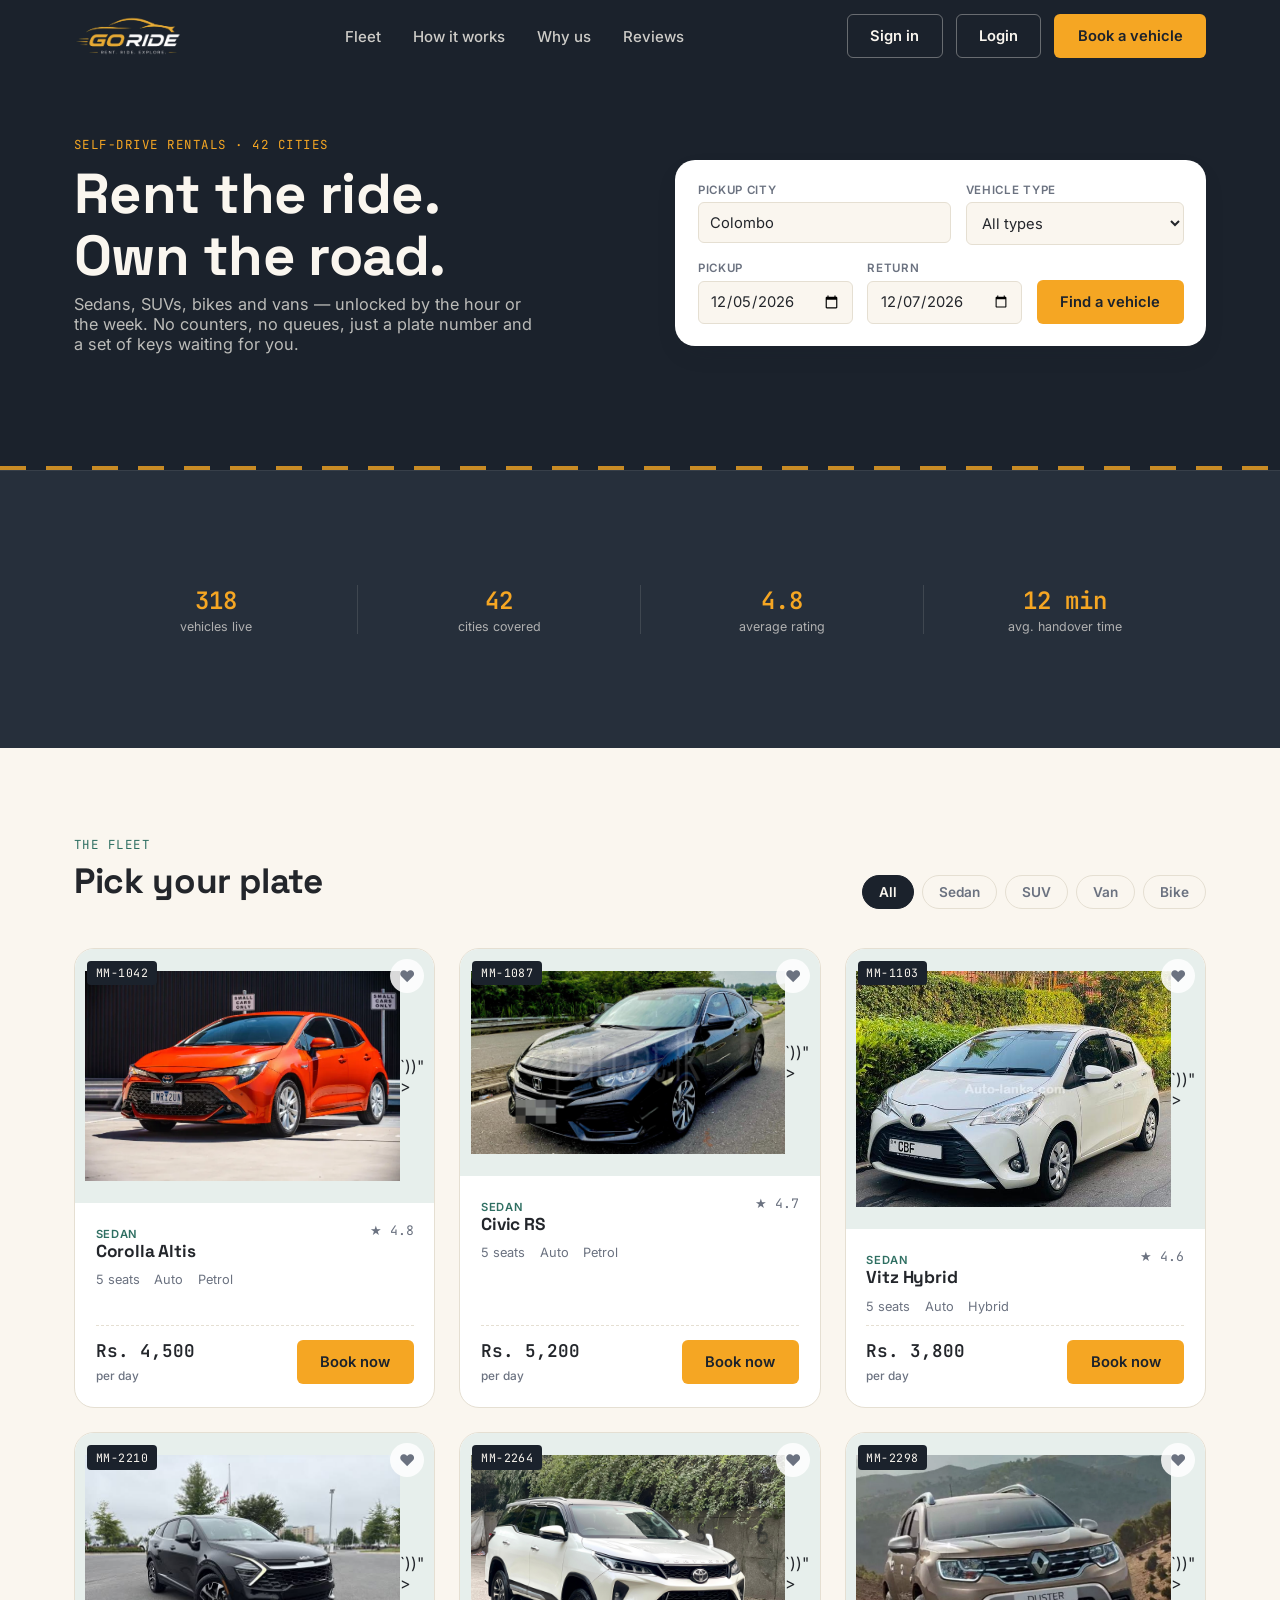
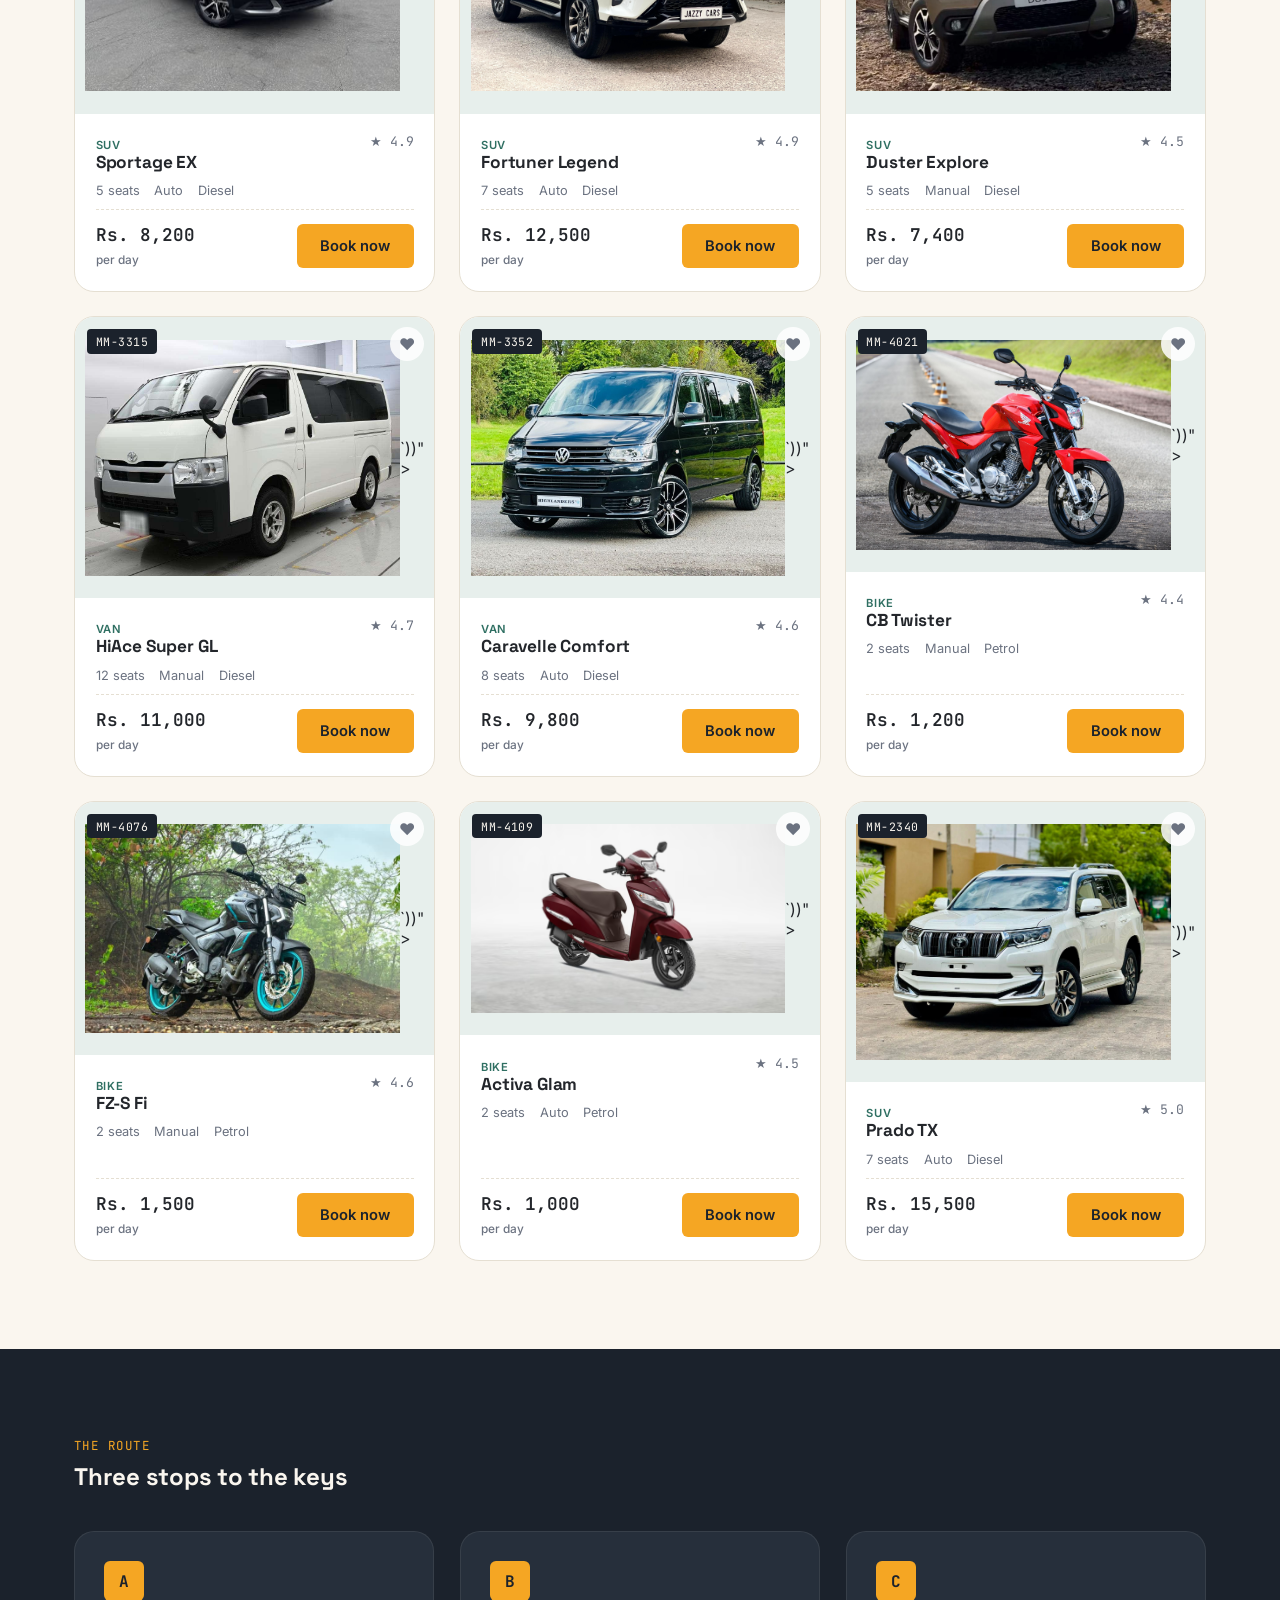
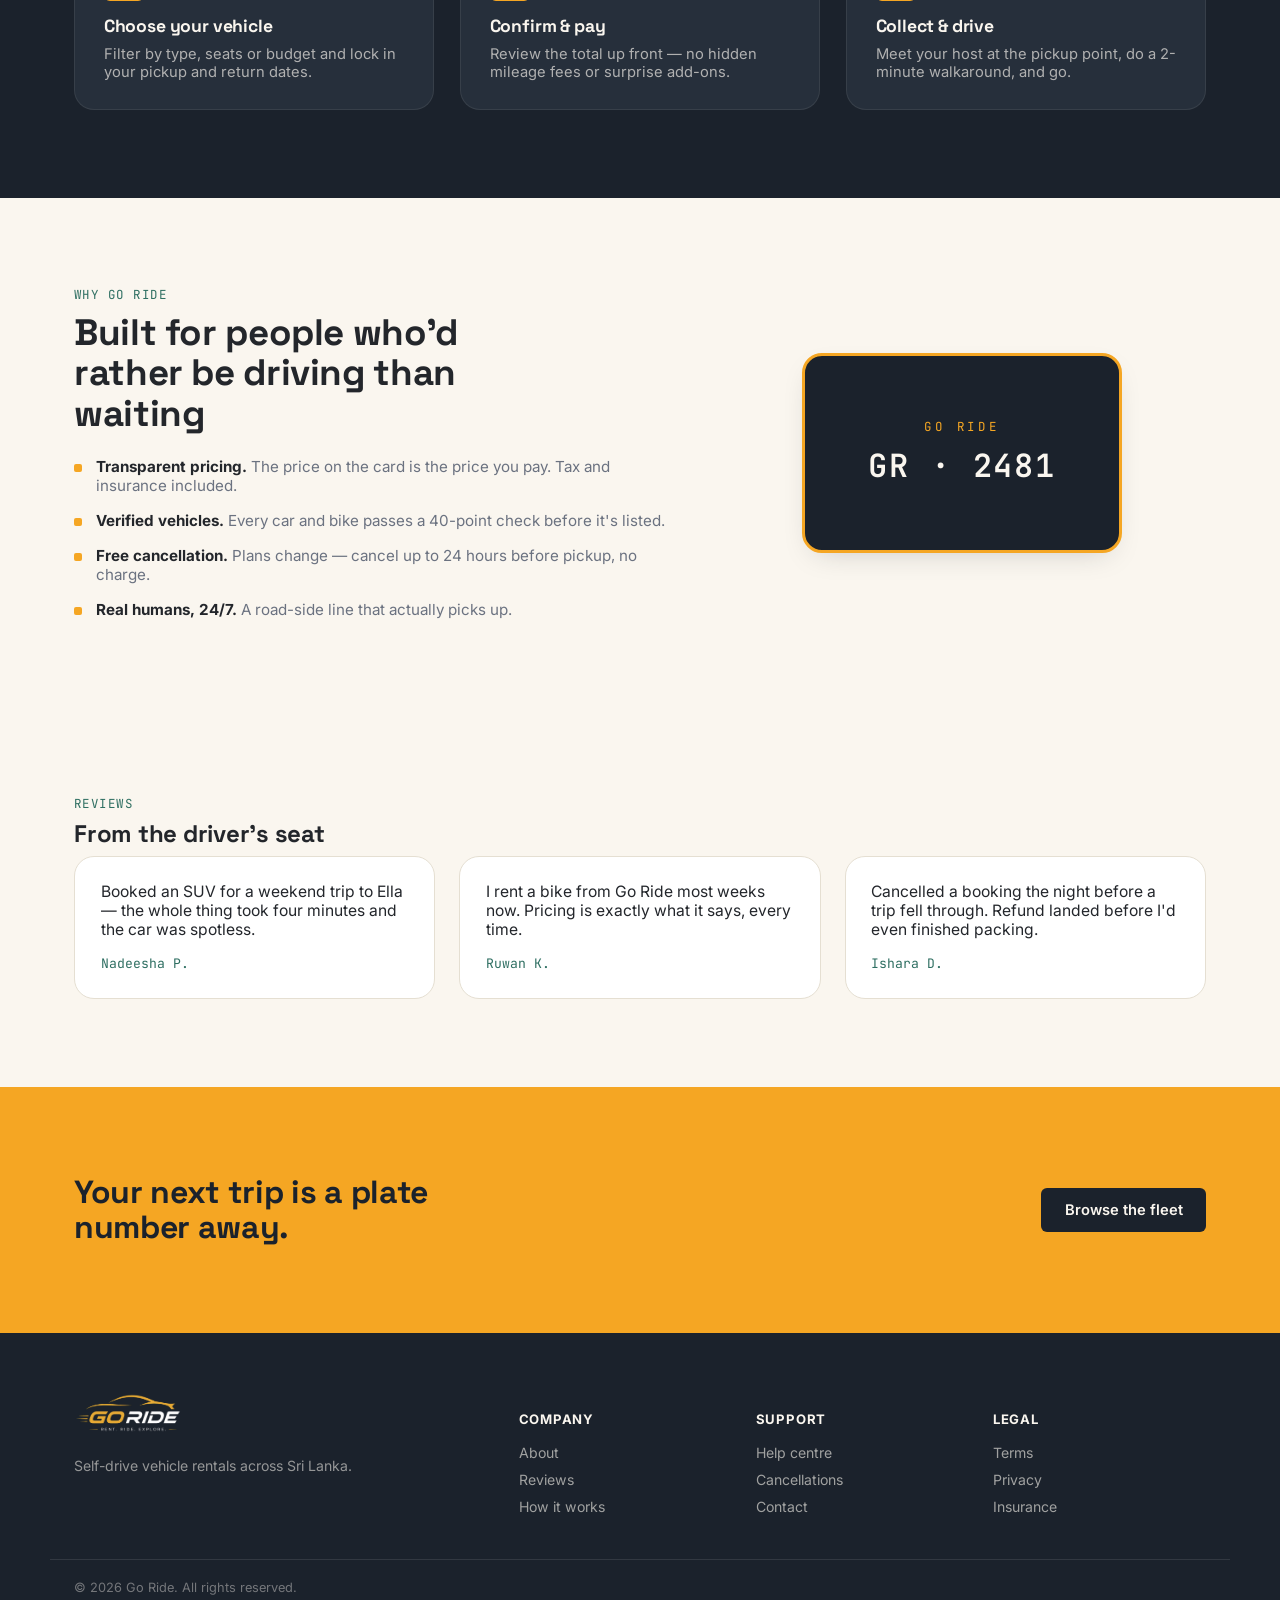
<file: goride.html>
<!DOCTYPE html>
<html lang="en">
<head>
<meta charset="UTF-8">
<meta name="viewport" content="width=device-width, initial-scale=1.0">
<title>Go Ride — Rent. Ride. Explore.</title>
<link rel="preconnect" href="https://fonts.googleapis.com">
<link href="https://fonts.googleapis.com/css2?family=Space+Grotesk:wght@500;600;700&family=Inter:wght@400;500;600;700&family=JetBrains+Mono:wght@500;600&display=swap" rel="stylesheet">
<style>

:root{
  --asphalt: #1B222C;
  --asphalt-soft: #262F3B;
  --ivory: #FAF6EF;
  --card: #FFFFFF;
  --charcoal: #23262B;
  --muted: #6B7280;
  --line: #E5DFD2;
  --amber: #F5A623;
  --amber-dark: #D98C0F;
  --teal: #2F6F62;
  --teal-soft: #E7EFEC;

  --font-display: 'Space Grotesk', sans-serif;
  --font-body: 'Inter', sans-serif;
  --font-mono: 'JetBrains Mono', monospace;

  --radius-s: 6px;
  --radius-m: 12px;
  --radius-l: 20px;
  --shadow-card: 0 10px 30px -14px rgba(27,34,44,0.25);
}

*, *::before, *::after{ box-sizing: border-box; }
html{ scroll-behavior: smooth; }
body{
  margin:0;
  font-family: var(--font-body);
  color: var(--charcoal);
  background: var(--ivory);
  -webkit-font-smoothing: antialiased;
}
h1,h2,h3{
  font-family: var(--font-display);
  line-height: 1.1;
  margin: 0 0 .5rem;
  letter-spacing: -0.01em;
}
p{ margin: 0 0 1rem; color: var(--muted); }
a{ color: inherit; text-decoration: none; }
ul{ list-style: none; margin:0; padding:0; }
button{ font-family: inherit; cursor: pointer; }

.wrap{
  max-width: 1180px;
  margin: 0 auto;
  padding: 0 24px;
}

.eyebrow{
  font-family: var(--font-mono);
  font-size: .78rem;
  letter-spacing: .12em;
  text-transform: uppercase;
  color: var(--teal);
  margin-bottom: .6rem;
}

@media (prefers-reduced-motion: reduce){
  html{ scroll-behavior: auto; }
  *{ animation-duration: .001ms !important; transition-duration: .001ms !important; }
}

/* ---------- buttons ---------- */
.btn{
  display: inline-flex;
  align-items: center;
  justify-content: center;
  gap: .4rem;
  padding: .75rem 1.4rem;
  border-radius: var(--radius-s);
  font-weight: 600;
  font-size: .92rem;
  border: 1px solid transparent;
  transition: transform .15s ease, box-shadow .15s ease, background .15s ease;
}
.btn:focus-visible{ outline: 3px solid var(--amber); outline-offset: 2px; }
.btn-solid{
  background: var(--amber);
  color: var(--asphalt);
}
.btn-solid:hover{ background: var(--amber-dark); transform: translateY(-1px); }
.btn-ghost{
  background: transparent;
  color: var(--ivory);
  border-color: rgba(250,246,239,0.35);
}
.btn-ghost:hover{ border-color: var(--ivory); }
.btn-outline{
  background: transparent;
  border-color: var(--line);
  color: var(--charcoal);
}
.btn-outline:hover{ border-color: var(--asphalt); }
.btn-block{ width: 100%; }

/* ---------- header ---------- */
.site-header{
  position: sticky;
  top: 0;
  z-index: 40;
  background: var(--asphalt);
}
.header-inner{
  display: flex;
  align-items: center;
  justify-content: space-between;
  height: 72px;
  gap: 1rem;
}
.brand{
  display: flex;
  align-items: center;
  gap: .6rem;
  color: var(--ivory);
}
.brand-mark{
  display: inline-flex;
  align-items: center;
  height: 40px;
}
.brand-mark img{
  height: 100%;
  width: auto;
  display: block;
}
.brand-name{
  font-family: var(--font-display);
  font-weight: 700;
  font-size: 1.15rem;
}
.main-nav{
  display: flex;
  gap: 2rem;
  flex: 1;
  justify-content: center;
}
.main-nav a{
  color: rgba(250,246,239,0.8);
  font-size: .94rem;
  font-weight: 500;
  transition: color .15s ease;
}
.main-nav a:hover{ color: var(--ivory); }
.header-actions{ display: flex; align-items: center; gap: .8rem; }
.nav-toggle{
  display: none;
  flex-direction: column;
  gap: 4px;
  background: none;
  border: none;
  padding: 8px;
}
.nav-toggle span{
  width: 22px; height: 2px; background: var(--ivory); display:block; border-radius: 2px;
}

.hero{
  position: relative;
  background: var(--asphalt);
  color: var(--ivory);
  padding: 64px 0 100px;
  overflow: hidden;
}
.hero-inner{
  display: grid;
  grid-template-columns: 1.1fr 1fr;
  gap: 3rem;
  align-items: center;
}
.hero h1{
  font-size: clamp(2.4rem, 4.4vw, 3.6rem);
  color: var(--ivory);
}
.hero-sub{
  color: rgba(250,246,239,0.72);
  max-width: 46ch;
  font-size: 1.02rem;
}
.hero .eyebrow{ color: var(--amber); }

.search-console{
  background: var(--card);
  color: var(--charcoal);
  border-radius: var(--radius-l);
  padding: 1.4rem;
  box-shadow: var(--shadow-card);
  display: flex;
  flex-direction: column;
  gap: 1rem;
}
.console-row{
  display: grid;
  grid-template-columns: repeat(2, 1fr);
  gap: .9rem;
}
.console-row:last-child{ grid-template-columns: 1fr 1fr auto; align-items: end; }
.field{ display: flex; flex-direction: column; gap: .35rem; }
.field label{
  font-size: .72rem;
  font-weight: 600;
  text-transform: uppercase;
  letter-spacing: .06em;
  color: var(--muted);
}
.field input, .field select{
  padding: .65rem .7rem;
  border-radius: var(--radius-s);
  border: 1px solid var(--line);
  font-family: var(--font-body);
  font-size: .92rem;
  background: var(--ivory);
  color: var(--charcoal);
}
.field input:focus, .field select:focus{
  outline: 2px solid var(--amber);
  outline-offset: 1px;
}
.console-submit{ white-space: nowrap; }

.route-line{
  position: absolute;
  left: 0; right: 0; bottom: 0;
  height: 4px;
  background-image: repeating-linear-gradient(90deg, var(--amber) 0 26px, transparent 26px 46px);
  opacity: .8;
}

.stats-strip{
  background: var(--asphalt-soft);
  border-top: 1px solid rgba(250,246,239,0.08);
}
.stats-inner{
  display: grid;
  grid-template-columns: repeat(4, 1fr);
  padding: 1.6rem 24px;
}
.stat{
  display: flex;
  flex-direction: column;
  align-items: center;
  text-align: center;
  color: var(--ivory);
  border-left: 1px solid rgba(250,246,239,0.12);
}
.stat:first-child{ border-left: none; }
.stat-num{
  font-family: var(--font-mono);
  font-size: 1.5rem;
  font-weight: 600;
  color: var(--amber);
}
.stat-label{
  font-size: .78rem;
  color: rgba(250,246,239,0.65);
  margin-top: .2rem;
}

section{ padding: 88px 0; }
.section-head{
  display: flex;
  justify-content: space-between;
  align-items: flex-end;
  gap: 1rem;
  margin-bottom: 2.4rem;
  flex-wrap: wrap;
}
.section-head h2{ font-size: clamp(1.7rem, 3vw, 2.2rem); }

.filter-tabs{ display: flex; gap: .5rem; flex-wrap: wrap; }
.tab{
  background: transparent;
  border: 1px solid var(--line);
  padding: .5rem 1rem;
  border-radius: 999px;
  font-size: .85rem;
  font-weight: 600;
  color: var(--muted);
  transition: all .15s ease;
}
.tab:hover{ border-color: var(--asphalt); color: var(--charcoal); }
.tab.is-active{
  background: var(--asphalt);
  border-color: var(--asphalt);
  color: var(--ivory);
}

.fleet-grid{
  display: grid;
  grid-template-columns: repeat(3, 1fr);
  gap: 1.5rem;
}
.vehicle-card{
  background: var(--card);
  border-radius: var(--radius-l);
  border: 1px solid var(--line);
  overflow: hidden;
  display: flex;
  flex-direction: column;
  transition: transform .18s ease, box-shadow .18s ease;
}
.vehicle-card:hover{
  transform: translateY(-4px);
  box-shadow: var(--shadow-card);
}
.card-visual{
  position: relative;
  background: var(--teal-soft);
  aspect-ratio: 16/10;
  display: flex;
  align-items: center;
  justify-content: center;
  padding: 1.4rem;
}
.card-visual svg{ width: 78%; height: auto; color: var(--teal); }
.card-photo{
  width: 100%;
  height: 100%;
  object-fit: cover;
  border-radius: inherit;
}
.card-plate{
  position: absolute;
  top: 12px; left: 12px;
  background: var(--asphalt);
  color: var(--ivory);
  font-family: var(--font-mono);
  font-size: .72rem;
  padding: .3rem .55rem;
  border-radius: 4px;
  letter-spacing: .04em;
}
.card-fav{
  position: absolute;
  top: 10px; right: 10px;
  width: 34px; height: 34px;
  border-radius: 50%;
  background: rgba(255,255,255,0.85);
  border: none;
  display: flex; align-items: center; justify-content: center;
  font-size: 1rem;
  color: var(--muted);
  transition: color .15s ease, transform .15s ease;
}
.card-fav.is-fav{ color: #D64545; }
.card-fav:hover{ transform: scale(1.08); }

.card-body{
  padding: 1.2rem 1.3rem 1.4rem;
  display: flex;
  flex-direction: column;
  gap: .7rem;
  flex: 1;
}
.card-top{ display: flex; justify-content: space-between; align-items: flex-start; gap: .5rem; }
.card-top h3{ font-size: 1.08rem; margin: 0; }
.card-type{
  font-size: .7rem;
  text-transform: uppercase;
  letter-spacing: .06em;
  color: var(--teal);
  font-weight: 600;
}
.card-rating{
  font-family: var(--font-mono);
  font-size: .82rem;
  color: var(--muted);
  white-space: nowrap;
}
.card-specs{
  display: flex;
  gap: .9rem;
  flex-wrap: wrap;
  font-size: .8rem;
  color: var(--muted);
}
.card-specs span{ display: flex; align-items: center; gap: .3rem; }
.card-footer{
  margin-top: auto;
  display: flex;
  align-items: center;
  justify-content: space-between;
  padding-top: .8rem;
  border-top: 1px dashed var(--line);
}
.card-price{ font-family: var(--font-mono); font-size: 1.1rem; font-weight: 600; }
.card-price small{ font-family: var(--font-body); font-weight: 500; font-size: .74rem; color: var(--muted); }

.empty-state{
  grid-column: 1 / -1;
  text-align: center;
  padding: 3rem 1rem;
  color: var(--muted);
  border: 1px dashed var(--line);
  border-radius: var(--radius-l);
}

.how{ background: var(--asphalt); color: var(--ivory); }
.how .eyebrow{ color: var(--amber); }
.how h2{ color: var(--ivory); margin-bottom: 2.6rem; }
.route-steps{
  display: grid;
  grid-template-columns: repeat(3, 1fr);
  gap: 1.6rem;
  position: relative;
}
.step{
  background: var(--asphalt-soft);
  border-radius: var(--radius-l);
  padding: 1.8rem;
  border: 1px solid rgba(250,246,239,0.08);
}
.step-plate{
  display: inline-flex;
  align-items: center;
  justify-content: center;
  width: 40px; height: 40px;
  background: var(--amber);
  color: var(--asphalt);
  font-family: var(--font-mono);
  font-weight: 700;
  border-radius: 6px;
  margin-bottom: 1rem;
}
.step h3{ color: var(--ivory); font-size: 1.1rem; }
.step p{ color: rgba(250,246,239,0.65); margin: 0; font-size: .92rem; }

.why-inner{
  display: grid;
  grid-template-columns: 1.1fr .9fr;
  gap: 3rem;
  align-items: center;
}
.why h2{ font-size: clamp(1.7rem, 3vw, 2.3rem); max-width: 16ch; }
.why-list{ display: flex; flex-direction: column; gap: 1rem; margin-top: 1.4rem; }
.why-list li{
  color: var(--muted);
  padding-left: 1.4rem;
  position: relative;
  font-size: .95rem;
}
.why-list li::before{
  content: "";
  position: absolute;
  left: 0; top: .45em;
  width: 8px; height: 8px;
  background: var(--amber);
  border-radius: 2px;
}
.why-list strong{ color: var(--charcoal); }
.why-visual{ display: flex; justify-content: center; }
.plate-card{
  background: var(--asphalt);
  color: var(--ivory);
  border-radius: var(--radius-l);
  width: 100%;
  max-width: 320px;
  aspect-ratio: 1.6/1;
  display: flex;
  flex-direction: column;
  align-items: center;
  justify-content: center;
  gap: .6rem;
  border: 3px solid var(--amber);
  box-shadow: var(--shadow-card);
}
.plate-label{ font-family: var(--font-mono); font-size: .78rem; letter-spacing: .3em; color: var(--amber); }
.plate-number{ font-family: var(--font-mono); font-size: 2rem; font-weight: 600; letter-spacing: .06em; }

.review-track{
  display: grid;
  grid-template-columns: repeat(3, 1fr);
  gap: 1.5rem;
}
.review-card{
  background: var(--card);
  border: 1px solid var(--line);
  border-radius: var(--radius-l);
  padding: 1.6rem;
}
.review-quote{ color: var(--charcoal); font-size: .98rem; }
.review-name{ font-family: var(--font-mono); font-size: .82rem; color: var(--teal); margin: 0; }

.cta-band{ background: var(--amber); }
.cta-inner{
  display: flex;
  align-items: center;
  justify-content: space-between;
  gap: 1.5rem;
  flex-wrap: wrap;
}
.cta-inner h2{ color: var(--asphalt); margin: 0; font-size: clamp(1.4rem, 3vw, 2rem); max-width: 22ch; }
.cta-inner .btn-solid{ background: var(--asphalt); color: var(--ivory); }
.cta-inner .btn-solid:hover{ background: #000; }

.site-footer{ background: var(--asphalt); color: rgba(250,246,239,0.7); padding-top: 60px; }
.footer-inner{
  display: grid;
  grid-template-columns: 1.2fr 2fr;
  gap: 2rem;
  padding-bottom: 40px;
  border-bottom: 1px solid rgba(250,246,239,0.1);
}
.footer-brand{ color: var(--ivory); }
.footer-brand .brand-mark{ margin-bottom: .6rem; display: inline-block; }
.footer-brand p{ color: rgba(250,246,239,0.55); font-size: .88rem; margin-top: .6rem; }
.footer-cols{ display: grid; grid-template-columns: repeat(3, 1fr); gap: 1.5rem; }
.footer-cols h4{ color: var(--ivory); font-size: .82rem; text-transform: uppercase; letter-spacing: .06em; margin-bottom: .8rem; }
.footer-cols a{ display: block; font-size: .88rem; padding: .3rem 0; color: rgba(250,246,239,0.6); }
.footer-cols a:hover{ color: var(--amber); }
.footer-bottom{
  padding: 20px 24px 30px;
  font-size: .8rem;
  color: rgba(250,246,239,0.4);
}

.modal-overlay{
  position: fixed; inset: 0;
  background: rgba(27,34,44,0.55);
  display: none;
  align-items: center;
  justify-content: center;
  padding: 20px;
  z-index: 100;
}
.modal-overlay.is-open{ display: flex; }
.modal{
  background: var(--card);
  border-radius: var(--radius-l);
  max-width: 460px;
  width: 100%;
  max-height: 88vh;
  overflow-y: auto;
  padding: 1.8rem;
  position: relative;
  box-shadow: 0 30px 60px -20px rgba(0,0,0,0.4);
}
.modal-close{
  position: absolute;
  top: 14px; right: 14px;
  width: 34px; height: 34px;
  border-radius: 50%;
  border: none;
  background: var(--ivory);
  font-size: 1.3rem;
  line-height: 1;
  color: var(--muted);
}
.modal-close:hover{ color: var(--charcoal); }
.modal h3{ font-size: 1.3rem; margin-bottom: .2rem; }
.modal .modal-sub{ color: var(--muted); font-size: .88rem; margin-bottom: 1.2rem; }
.modal-row{ display: grid; grid-template-columns: 1fr 1fr; gap: .8rem; margin-bottom: .9rem; }
.modal-summary{
  background: var(--ivory);
  border-radius: var(--radius-m);
  padding: 1rem;
  margin: 1rem 0 1.3rem;
  font-size: .9rem;
}
.modal-summary-row{ display: flex; justify-content: space-between; padding: .25rem 0; color: var(--muted); }
.modal-summary-row.total{ border-top: 1px dashed var(--line); margin-top: .4rem; padding-top: .6rem; font-weight: 700; color: var(--charcoal); }
.modal-summary-row.total span:last-child{ font-family: var(--font-mono); }

/* ---------- toast ---------- */
.toast{
  position: fixed;
  bottom: 26px;
  left: 50%;
  transform: translateX(-50%) translateY(20px);
  background: var(--asphalt);
  color: var(--ivory);
  padding: .9rem 1.4rem;
  border-radius: var(--radius-s);
  font-size: .9rem;
  font-weight: 500;
  opacity: 0;
  pointer-events: none;
  transition: opacity .25s ease, transform .25s ease;
  z-index: 200;
  border-left: 3px solid var(--amber);
}
.toast.is-visible{
  opacity: 1;
  transform: translateX(-50%) translateY(0);
}

@media (max-width: 980px){
  .hero-inner{ grid-template-columns: 1fr; }
  .why-inner{ grid-template-columns: 1fr; }
  .why-visual{ order: -1; }
  .fleet-grid{ grid-template-columns: repeat(2, 1fr); }
  .route-steps{ grid-template-columns: 1fr; }
  .review-track{ grid-template-columns: 1fr; }
  .footer-inner{ grid-template-columns: 1fr; }
}

@media (max-width: 720px){
  .main-nav{ display: none; }
  .header-actions .btn-ghost{ display: none; }
  .nav-toggle{ display: flex; }
  .stats-inner{ grid-template-columns: repeat(2, 1fr); row-gap: 1.2rem; }
  .stat:nth-child(3){ border-left: none; }
  .console-row{ grid-template-columns: 1fr; }
  .console-row:last-child{ grid-template-columns: 1fr; }
  .fleet-grid{ grid-template-columns: 1fr; }
  .footer-cols{ grid-template-columns: 1fr 1fr; }
  .cta-inner{ flex-direction: column; text-align: center; }
  .modal-row{ grid-template-columns: 1fr; }
}

.main-nav.is-open{
  display: flex;
  position: absolute;
  top: 72px; left: 0; right: 0;
  background: var(--asphalt);
  flex-direction: column;
  padding: 1rem 24px 1.6rem;
  gap: 1rem;
  border-top: 1px solid rgba(250,246,239,0.1);
}

/* =========================================================
   ADMIN — login & dashboard (live in the same file, shown/hidden by JS)
========================================================= */
.admin-view{
  display: none;
  position: fixed;
  inset: 0;
  z-index: 500;
  background: var(--ivory);
  overflow-y: auto;
}
.admin-view.is-open{ display: block; }

.admin-login-wrap{
  min-height: 100vh;
  display: flex;
  align-items: center;
  justify-content: center;
  background: var(--asphalt);
  padding: 20px;
}
.admin-login-box{
  background: var(--card);
  width: 100%;
  max-width: 360px;
  border-radius: var(--radius-l);
  padding: 2rem 1.8rem;
  box-shadow: 0 20px 50px -20px rgba(0,0,0,0.5);
}
.admin-login-box h1{ font-size: 1.4rem; margin: 0 0 .3rem; }
.admin-login-box .sub{ font-size: .9rem; margin-bottom: 1.4rem; }
.admin-error{
  background: #FDECEC;
  color: #B3261E;
  font-size: .85rem;
  padding: .6rem .8rem;
  border-radius: 6px;
  margin-bottom: 1rem;
  display: none;
}
.admin-error.show{ display: block; }
.admin-back{
  display: block;
  text-align: center;
  margin-top: 1.2rem;
  font-size: .85rem;
  color: var(--muted);
  background: none;
  border: none;
  width: 100%;
}
.admin-back:hover{ color: var(--charcoal); }

.admin-header{
  background: var(--asphalt);
  color: var(--ivory);
  padding: 1rem 2rem;
  display: flex;
  align-items: center;
  justify-content: space-between;
}
.admin-main{ max-width: 1100px; margin: 0 auto; padding: 2rem; }
.admin-main h1{ font-size: 1.6rem; margin-bottom: 1.4rem; }
.admin-stat-grid{
  display: grid;
  grid-template-columns: repeat(4, 1fr);
  gap: 1rem;
  margin-bottom: 2.2rem;
}
.admin-stat-card{
  background: var(--card);
  border: 1px solid var(--line);
  border-radius: 12px;
  padding: 1.2rem;
}
.admin-stat-num{
  font-family: var(--font-mono);
  font-size: 1.5rem;
  font-weight: 600;
  color: var(--teal);
}
.admin-stat-label{ font-size: .8rem; color: var(--muted); margin-top: .2rem; }
.admin-table-wrap{
  overflow-x: auto;
  border-radius: 12px;
  box-shadow: var(--shadow-card);
}
.admin-table{ width: 100%; border-collapse: collapse; background: var(--card); }
.admin-table th, .admin-table td{
  text-align: left;
  padding: .8rem 1rem;
  font-size: .9rem;
  border-bottom: 1px solid var(--line);
}
.admin-table th{
  background: var(--asphalt-soft);
  color: var(--ivory);
  font-weight: 600;
  font-size: .78rem;
  text-transform: uppercase;
  letter-spacing: .04em;
}
.admin-table tr:last-child td{ border-bottom: none; }
.admin-plate{ font-family: var(--font-mono); font-size: .82rem; color: var(--muted); }

.footer-link-btn{
  display: block; font-size: .88rem; padding: .3rem 0; color: rgba(250,246,239,0.6);
  background: none; border: none; text-align: left; font-family: inherit; cursor: pointer;
}
.footer-link-btn:hover{ color: var(--amber); }

@media (max-width: 720px){
  .admin-stat-grid{ grid-template-columns: repeat(2, 1fr); }
}

</style>
</head>
<body>

<div id="publicSite">

<header class="site-header">
  <div class="wrap header-inner">
    <a href="#top" class="brand">
      <span class="brand-mark"><img src="images/goride-logo.png" alt="Go Ride"></span>
    </a>

    <nav class="main-nav" id="mainNav">
      <a href="#fleet">Fleet</a>
      <a href="#how">How it works</a>
      <a href="#why">Why us</a>
      <a href="#reviews">Reviews</a>
    </nav>

    <div class="header-actions">
      <button class="btn btn-ghost" id="signInBtn">Sign in</button>
      <button class="btn btn-ghost" id="loginNavBtn">Login</button>
      <a href="#fleet" class="btn btn-solid">Book a vehicle</a>
    </div>

    <button class="nav-toggle" id="navToggle" aria-label="Toggle menu">
      <span></span><span></span><span></span>
    </button>
  </div>
</header>

<section class="hero" id="top">
  <div class="wrap hero-inner">
    <div class="hero-copy">
      <p class="eyebrow">Self-drive rentals · 42 cities</p>
      <h1>Rent the ride.<br>Own the road.</h1>
      <p class="hero-sub">Sedans, SUVs, bikes and vans — unlocked by the hour or the week. No counters, no queues, just a plate number and a set of keys waiting for you.</p>
    </div>

    <form class="search-console" id="searchForm">
      <div class="console-row">
        <div class="field">
          <label for="pickupCity">Pickup city</label>
          <input type="text" id="pickupCity" placeholder="Colombo, Kandy, Galle…" value="Colombo">
        </div>
        <div class="field">
          <label for="vehicleType">Vehicle type</label>
          <select id="vehicleType">
            <option value="all">All types</option>
            <option value="sedan">Sedan</option>
            <option value="suv">SUV</option>
            <option value="van">Van</option>
            <option value="bike">Bike</option>
          </select>
        </div>
      </div>
      <div class="console-row">
        <div class="field">
          <label for="pickupDate">Pickup</label>
          <input type="date" id="pickupDate">
        </div>
        <div class="field">
          <label for="returnDate">Return</label>
          <input type="date" id="returnDate">
        </div>
        <button type="submit" class="btn btn-solid console-submit">Find a vehicle</button>
      </div>
    </form>
  </div>

  <div class="route-line" aria-hidden="true"></div>
</section>

<section class="stats-strip">
  <div class="wrap stats-inner">
    <div class="stat"><span class="stat-num">318</span><span class="stat-label">vehicles live</span></div>
    <div class="stat"><span class="stat-num">42</span><span class="stat-label">cities covered</span></div>
    <div class="stat"><span class="stat-num">4.8</span><span class="stat-label">average rating</span></div>
    <div class="stat"><span class="stat-num">12 min</span><span class="stat-label">avg. handover time</span></div>
  </div>
</section>

<section class="fleet" id="fleet">
  <div class="wrap">
    <div class="section-head">
      <div>
        <p class="eyebrow">The fleet</p>
        <h2>Pick your plate</h2>
      </div>
      <div class="filter-tabs" id="filterTabs">
        <button class="tab is-active" data-filter="all">All</button>
        <button class="tab" data-filter="sedan">Sedan</button>
        <button class="tab" data-filter="suv">SUV</button>
        <button class="tab" data-filter="van">Van</button>
        <button class="tab" data-filter="bike">Bike</button>
      </div>
    </div>

    <div class="fleet-grid" id="fleetGrid"><!-- cards injected by JS --></div>
  </div>
</section>

<section class="how" id="how">
  <div class="wrap">
    <p class="eyebrow">The route</p>
    <h2>Three stops to the keys</h2>

    <div class="route-steps">
      <div class="step">
        <span class="step-plate">A</span>
        <h3>Choose your vehicle</h3>
        <p>Filter by type, seats or budget and lock in your pickup and return dates.</p>
      </div>
      <div class="step">
        <span class="step-plate">B</span>
        <h3>Confirm &amp; pay</h3>
        <p>Review the total up front — no hidden mileage fees or surprise add-ons.</p>
      </div>
      <div class="step">
        <span class="step-plate">C</span>
        <h3>Collect &amp; drive</h3>
        <p>Meet your host at the pickup point, do a 2-minute walkaround, and go.</p>
      </div>
    </div>
  </div>
</section>

<section class="why" id="why">
  <div class="wrap why-inner">
    <div class="why-copy">
      <p class="eyebrow">Why Go Ride</p>
      <h2>Built for people who'd rather be driving than waiting</h2>
      <ul class="why-list">
        <li><strong>Transparent pricing.</strong> The price on the card is the price you pay. Tax and insurance included.</li>
        <li><strong>Verified vehicles.</strong> Every car and bike passes a 40-point check before it's listed.</li>
        <li><strong>Free cancellation.</strong> Plans change — cancel up to 24 hours before pickup, no charge.</li>
        <li><strong>Real humans, 24/7.</strong> A road-side line that actually picks up.</li>
      </ul>
    </div>
    <div class="why-visual" aria-hidden="true">
      <div class="plate-card">
        <span class="plate-label">GO RIDE</span>
        <span class="plate-number">GR · 2481</span>
      </div>
    </div>
  </div>
</section>

<section class="reviews" id="reviews">
  <div class="wrap">
    <p class="eyebrow">Reviews</p>
    <h2>From the driver's seat</h2>

    <div class="review-track" id="reviewTrack">
      <div class="review-card">
        <p class="review-quote">Booked an SUV for a weekend trip to Ella — the whole thing took four minutes and the car was spotless.</p>
        <p class="review-name">Nadeesha P.</p>
      </div>
      <div class="review-card">
        <p class="review-quote">I rent a bike from Go Ride most weeks now. Pricing is exactly what it says, every time.</p>
        <p class="review-name">Ruwan K.</p>
      </div>
      <div class="review-card">
        <p class="review-quote">Cancelled a booking the night before a trip fell through. Refund landed before I'd even finished packing.</p>
        <p class="review-name">Ishara D.</p>
      </div>
    </div>
  </div>
</section>

<section class="cta-band">
  <div class="wrap cta-inner">
    <h2>Your next trip is a plate number away.</h2>
    <a href="#fleet" class="btn btn-solid">Browse the fleet</a>
  </div>
</section>

<footer class="site-footer">
  <div class="wrap footer-inner">
    <div class="footer-brand">
      <span class="brand-mark"><img src="images/goride-logo.png" alt="Go Ride"></span>
      <p>Self-drive vehicle rentals across Sri Lanka.</p>
    </div>
    <div class="footer-cols">
      <div>
        <h4>Company</h4>
        <a href="#why">About</a>
        <a href="#reviews">Reviews</a>
        <a href="#how">How it works</a>
      </div>
      <div>
        <h4>Support</h4>
        <a href="#">Help centre</a>
        <a href="#">Cancellations</a>
        <a href="#">Contact</a>
      </div>
      <div>
        <h4>Legal</h4>
        <a href="#">Terms</a>
        <a href="#">Privacy</a>
        <a href="#">Insurance</a>
      </div>
    </div>
  </div>
  <div class="wrap footer-bottom">
    <span>© 2026 Go Ride. All rights reserved.</span>
  </div>
</footer>

<div class="modal-overlay" id="modalOverlay">
  <div class="modal" role="dialog" aria-modal="true" aria-labelledby="modalTitle">
    <button class="modal-close" id="modalClose" aria-label="Close">&times;</button>
    <div id="modalContent"><!-- injected by JS --></div>
  </div>
</div>

<div class="toast" id="toast"></div>

</div><!-- /#publicSite -->

<!-- ================= LOGIN VIEW (admin + customer) ================= -->
<div class="admin-view" id="loginView">
  <div class="admin-login-wrap">
    <div class="admin-login-box">
      <span class="brand-mark"><img src="images/goride-logo.png" alt="Go Ride"></span>
      <h1>Log in</h1>
      <p class="sub">Customers and admins both log in here.</p>

      <div class="admin-error" id="loginErrorMsg">Incorrect username/phone or password.</div>

      <form id="loginForm">
        <div class="field">
          <label for="loginUser">Username or phone number</label>
          <input type="text" id="loginUser" autocomplete="username" required>
        </div>
        <div class="field" style="margin-top:.9rem;">
          <label for="loginPassword">Password</label>
          <input type="password" id="loginPassword" autocomplete="current-password" required>
        </div>
        <button type="submit" class="btn btn-solid btn-block" style="margin-top:1.3rem;">Log in</button>
      </form>

      <button type="button" class="admin-back" id="loginBackBtn">← Back to site</button>
    </div>
  </div>
</div>

<!-- ================= CUSTOMER PROFILE VIEW ================= -->
<div class="admin-view" id="customerProfileView">
  <header class="admin-header">
    <div class="brand">
      <span class="brand-mark"><img src="images/goride-logo.png" alt="Go Ride"></span>
      <span class="brand-name">My profile</span>
    </div>
    <button class="btn btn-ghost" id="customerLogoutBtn">Log out</button>
  </header>

  <main class="admin-main">
    <h1>Welcome back<span id="customerWelcomeName"></span></h1>

    <div class="admin-stat-grid" id="customerStatGrid"><!-- filled by JS --></div>

    <div class="section-head">
      <div><h2>Your details</h2></div>
    </div>
    <div class="admin-table-wrap">
      <table class="admin-table">
        <tbody id="customerDetailsBody"><!-- filled by JS --></tbody>
      </table>
    </div>
  </main>
</div>

<!-- ================= ADMIN DASHBOARD VIEW ================= -->
<div class="admin-view" id="adminDashboardView">
  <header class="admin-header">
    <div class="brand">
      <span class="brand-mark"><img src="images/goride-logo.png" alt="Go Ride"></span>
      <span class="brand-name">Go Ride Admin</span>
    </div>
    <button class="btn btn-ghost" id="adminLogoutBtn">Log out</button>
  </header>

  <main class="admin-main">
    <div class="admin-stat-grid" id="adminStatGrid"><!-- filled by JS --></div>

    <div class="section-head">
      <div><h2>Vehicles</h2></div>
    </div>

    <form id="addVehicleForm" class="search-console" style="margin-bottom:1.6rem;">
      <div class="console-row">
        <div class="field">
          <label for="vName">Vehicle name</label>
          <input type="text" id="vName" placeholder="e.g. Aqua Hybrid" required>
        </div>
        <div class="field">
          <label for="vPlate">Plate number</label>
          <input type="text" id="vPlate" placeholder="e.g. MM-5012" required>
        </div>
      </div>
      <div class="console-row" style="grid-template-columns: 1fr 1fr 1fr 1fr;">
        <div class="field">
          <label for="vType">Type</label>
          <select id="vType">
            <option value="sedan">Sedan</option>
            <option value="suv">SUV</option>
            <option value="van">Van</option>
            <option value="bike">Bike</option>
          </select>
        </div>
        <div class="field">
          <label for="vSeats">Seats</label>
          <input type="number" id="vSeats" min="1" value="5" required>
        </div>
        <div class="field">
          <label for="vPrice">Price / day (Rs.)</label>
          <input type="number" id="vPrice" min="0" placeholder="e.g. 5000" required>
        </div>
        <button type="submit" class="btn btn-solid console-submit">Add vehicle</button>
      </div>
    </form>

    <div class="admin-table-wrap" style="margin-bottom:2.4rem;">
      <table class="admin-table">
        <thead>
          <tr><th>Vehicle</th><th>Plate</th><th>Type</th><th>Seats</th><th>Price / day</th><th></th></tr>
        </thead>
        <tbody id="vehicleTableBody"><!-- filled by JS --></tbody>
      </table>
    </div>

    <div class="section-head">
      <div><h2>Customers</h2></div>
    </div>

    <form id="addCustomerForm" class="search-console" style="margin-bottom:1.6rem;">
      <div class="console-row">
        <div class="field">
          <label for="cName">Full name</label>
          <input type="text" id="cName" placeholder="Customer name" required>
        </div>
        <div class="field">
          <label for="cPhone">Telephone number</label>
          <input type="tel" id="cPhone" placeholder="07X XXX XXXX" required>
        </div>
      </div>
      <div class="console-row" style="grid-template-columns: 1fr auto;">
        <div class="field">
          <label for="cId">ID number</label>
          <input type="text" id="cId" placeholder="National ID / Passport no." required>
        </div>
        <button type="submit" class="btn btn-solid console-submit">Add customer</button>
      </div>
    </form>

    <div class="admin-table-wrap">
      <table class="admin-table">
        <thead>
          <tr><th>Name</th><th>Phone</th><th>ID number</th><th></th></tr>
        </thead>
        <tbody id="customerTableBody"><!-- filled by JS --></tbody>
      </table>
    </div>
  </main>
</div>


<script>

const ICONS = {
  sedan: `<svg viewBox="0 0 120 60" fill="none" stroke="currentColor" stroke-width="3" stroke-linecap="round" stroke-linejoin="round">
    <path d="M10 40 L16 24 Q22 14 36 14 L74 14 Q86 14 92 24 L108 40" />
    <path d="M6 40 L114 40 L110 48 L10 48 Z" />
    <circle cx="30" cy="48" r="7" fill="#fff"/>
    <circle cx="90" cy="48" r="7" fill="#fff"/>
    <line x1="40" y1="14" x2="36" y2="40" />
    <line x1="70" y1="14" x2="76" y2="40" />
  </svg>`,
  suv: `<svg viewBox="0 0 120 64" fill="none" stroke="currentColor" stroke-width="3" stroke-linecap="round" stroke-linejoin="round">
    <path d="M8 42 L14 20 Q18 12 30 12 L88 12 Q100 12 104 22 L112 42" />
    <path d="M4 42 L116 42 L112 52 L8 52 Z" />
    <circle cx="28" cy="52" r="8" fill="#fff"/>
    <circle cx="92" cy="52" r="8" fill="#fff"/>
    <line x1="46" y1="12" x2="44" y2="42" />
    <line x1="76" y1="12" x2="78" y2="42" />
  </svg>`,
  van: `<svg viewBox="0 0 120 64" fill="none" stroke="currentColor" stroke-width="3" stroke-linecap="round" stroke-linejoin="round">
    <path d="M6 44 L6 20 Q6 14 14 14 L86 14 Q94 14 98 22 L114 34 L114 44" />
    <path d="M4 44 L116 44 L112 52 L8 52 Z" />
    <circle cx="26" cy="52" r="8" fill="#fff"/>
    <circle cx="96" cy="52" r="8" fill="#fff"/>
    <line x1="86" y1="14" x2="86" y2="44" />
    <line x1="34" y1="14" x2="34" y2="44" />
  </svg>`,
  bike: `<svg viewBox="0 0 120 64" fill="none" stroke="currentColor" stroke-width="3" stroke-linecap="round" stroke-linejoin="round">
    <circle cx="26" cy="46" r="14" />
    <circle cx="94" cy="46" r="14" />
    <path d="M26 46 L50 22 L70 22 L94 46" />
    <path d="M50 22 L58 34 L94 46" />
    <path d="M58 34 L46 46" />
    <path d="M70 22 L74 14 L84 14" />
  </svg>`
};

const VEHICLES = [
  { id: 1, name: "Corolla Altis",  type: "sedan", plate: "MM-1042", seats: 5, transmission: "Auto",   fuel: "Petrol", price: 4500,  rating: 4.8, image: "images/toyotocorolla.png" },
  { id: 2, name: "Civic RS",       type: "sedan", plate: "MM-1087", seats: 5, transmission: "Auto",   fuel: "Petrol", price: 5200,  rating: 4.7, image: "images/civicsrs.png" },
  { id: 3, name: "Vitz Hybrid",    type: "sedan", plate: "MM-1103", seats: 5, transmission: "Auto",   fuel: "Hybrid", price: 3800,  rating: 4.6, image: "images/vits.png" },
  { id: 4, name: "Sportage EX",    type: "suv",   plate: "MM-2210", seats: 5, transmission: "Auto",   fuel: "Diesel", price: 8200,  rating: 4.9, image: "images/sportage.png" },
  { id: 5, name: "Fortuner Legend",type: "suv",   plate: "MM-2264", seats: 7, transmission: "Auto",   fuel: "Diesel", price: 12500, rating: 4.9, image: "images/fortrunner.png" },
  { id: 6, name: "Duster Explore", type: "suv",   plate: "MM-2298", seats: 5, transmission: "Manual", fuel: "Diesel", price: 7400,  rating: 4.5, image: "images/duster.png" },
  { id: 7, name: "HiAce Super GL", type: "van",   plate: "MM-3315", seats: 12,transmission: "Manual", fuel: "Diesel", price: 11000, rating: 4.7, image: "images/hiace.png" },
  { id: 8, name: "Caravelle Comfort", type: "van",plate: "MM-3352", seats: 8, transmission: "Auto",   fuel: "Diesel", price: 9800,  rating: 4.6, image: "images/caravella.png" },
  { id: 9, name: "CB Twister",     type: "bike",  plate: "MM-4021", seats: 2, transmission: "Manual", fuel: "Petrol", price: 1200,  rating: 4.4, image: "images/cb.png" },
  { id: 10,name: "FZ-S Fi",        type: "bike",  plate: "MM-4076", seats: 2, transmission: "Manual", fuel: "Petrol", price: 1500,  rating: 4.6, image: "images/fz.png" },
  { id: 11,name: "Activa Glam",    type: "bike",  plate: "MM-4109", seats: 2, transmission: "Auto",   fuel: "Petrol", price: 1000,  rating: 4.5, image: "images/glam.png" },
  { id: 12,name: "Prado TX",       type: "suv",   plate: "MM-2340", seats: 7, transmission: "Auto",   fuel: "Diesel", price: 15500, rating: 5.0, image: "images/prado.png" },
];

const favourites = new Set();
let currentFilter = "all";

function money(n){
  return "Rs. " + n.toLocaleString("en-LK");
}

function typeLabel(type){
  return { sedan: "Sedan", suv: "SUV", van: "Van", bike: "Bike" }[type] || type;
}

function showToast(message){
  const toast = document.getElementById("toast");
  toast.textContent = message;
  toast.classList.add("is-visible");
  clearTimeout(showToast._t);
  showToast._t = setTimeout(() => toast.classList.remove("is-visible"), 2800);
}

function renderFleet(){
  const grid = document.getElementById("fleetGrid");
  const list = currentFilter === "all"
    ? VEHICLES
    : VEHICLES.filter(v => v.type === currentFilter);

  if(list.length === 0){
    grid.innerHTML = `<div class="empty-state">No vehicles match that filter right now — try another category.</div>`;
    return;
  }

  grid.innerHTML = list.map(v => `
    <article class="vehicle-card" data-id="${v.id}">
      <div class="card-visual">
        <span class="card-plate">${v.plate}</span>
        <button class="card-fav ${favourites.has(v.id) ? "is-fav" : ""}" data-fav="${v.id}" aria-label="Save to favourites">♥</button>
        <img
          src="${v.image}"
          alt="${v.name}"
          class="card-photo"
          onerror="this.replaceWith(document.createRange().createContextualFragment(\`${ICONS[v.type].replace(/`/g, "\\`")}\`))"
        >
      </div>
      <div class="card-body">
        <div class="card-top">
          <div>
            <span class="card-type">${typeLabel(v.type)}</span>
            <h3>${v.name}</h3>
          </div>
          <span class="card-rating">★ ${v.rating.toFixed(1)}</span>
        </div>
        <div class="card-specs">
          <span>${v.seats} seats</span>
          <span>${v.transmission}</span>
          <span>${v.fuel}</span>
        </div>
        <div class="card-footer">
          <div class="card-price">${money(v.price)}<br><small>per day</small></div>
          <button class="btn btn-solid" data-book="${v.id}">Book now</button>
        </div>
      </div>
    </article>
  `).join("");
}
document.getElementById("filterTabs").addEventListener("click", (e) => {
  const btn = e.target.closest(".tab");
  if(!btn) return;
  document.querySelectorAll(".tab").forEach(t => t.classList.remove("is-active"));
  btn.classList.add("is-active");
  currentFilter = btn.dataset.filter;
  renderFleet();
});

document.getElementById("fleetGrid").addEventListener("click", (e) => {
  const favBtn = e.target.closest("[data-fav]");
  if(favBtn){
    const id = Number(favBtn.dataset.fav);
    if(favourites.has(id)){
      favourites.delete(id);
      favBtn.classList.remove("is-fav");
      showToast("Removed from favourites");
    } else {
      favourites.add(id);
      favBtn.classList.add("is-fav");
      showToast("Saved to favourites");
    }
    return;
  }

  const bookBtn = e.target.closest("[data-book]");
  if(bookBtn){
    openBookingModal(Number(bookBtn.dataset.book));
  }
});

const searchForm = document.getElementById("searchForm");
const pickupDateInput = document.getElementById("pickupDate");
const returnDateInput = document.getElementById("returnDate");

(function setDefaultDates(){
  const today = new Date();
  const later = new Date();
  later.setDate(today.getDate() + 2);
  pickupDateInput.value = today.toISOString().slice(0,10);
  pickupDateInput.min = today.toISOString().slice(0,10);
  returnDateInput.value = later.toISOString().slice(0,10);
  returnDateInput.min = today.toISOString().slice(0,10);
})();

pickupDateInput.addEventListener("change", () => {
  returnDateInput.min = pickupDateInput.value;
  if(returnDateInput.value < pickupDateInput.value){
    returnDateInput.value = pickupDateInput.value;
  }
});

searchForm.addEventListener("submit", (e) => {
  e.preventDefault();
  const type = document.getElementById("vehicleType").value;
  currentFilter = type;
  document.querySelectorAll(".tab").forEach(t => {
    t.classList.toggle("is-active", t.dataset.filter === type);
  });
  renderFleet();
  document.getElementById("fleet").scrollIntoView({ behavior: "smooth" });
});

const modalOverlay = document.getElementById("modalOverlay");
const modalContent = document.getElementById("modalContent");

function daysBetween(a, b){
  const ms = new Date(b) - new Date(a);
  return Math.max(1, Math.round(ms / (1000 * 60 * 60 * 24)));
}

function openBookingModal(id){
  const v = VEHICLES.find(x => x.id === id);
  if(!v) return;

  const pickup = pickupDateInput.value;
  const ret = returnDateInput.value;
  const days = daysBetween(pickup, ret);
  const total = days * v.price;

  modalContent.innerHTML = `
    <h3 id="modalTitle">${v.name}</h3>
    <p class="modal-sub">${v.plate} · ${typeLabel(v.type)} · ${v.seats} seats · ${v.transmission}</p>

    <form id="bookingForm">
      <div class="modal-row">
        <div class="field">
          <label for="bkPickup">Pickup date</label>
          <input type="date" id="bkPickup" value="${pickup}" min="${pickupDateInput.min}" required>
        </div>
        <div class="field">
          <label for="bkReturn">Return date</label>
          <input type="date" id="bkReturn" value="${ret}" min="${pickup}" required>
        </div>
      </div>
      <div class="field">
        <label for="bkName">Full name</label>
        <input type="text" id="bkName" placeholder="Your name" required>
      </div>
      <div class="field" style="margin-top:.9rem;">
        <label for="bkPhone">Phone number</label>
        <input type="tel" id="bkPhone" placeholder="07X XXX XXXX" required>
      </div>

      <div class="modal-summary" id="bkSummary">
        <div class="modal-summary-row"><span>Daily rate</span><span>${money(v.price)}</span></div>
        <div class="modal-summary-row"><span id="bkDaysLabel">${days} day${days > 1 ? "s" : ""}</span><span id="bkDaysCalc">${money(days * v.price)}</span></div>
        <div class="modal-summary-row total"><span>Total due at pickup</span><span id="bkTotal">${money(total)}</span></div>
      </div>

      <button type="submit" class="btn btn-solid btn-block">Confirm booking</button>
    </form>
  `;

  const bkPickup = document.getElementById("bkPickup");
  const bkReturn = document.getElementById("bkReturn");

  function recalc(){
    bkReturn.min = bkPickup.value;
    if(bkReturn.value < bkPickup.value){
      bkReturn.value = bkPickup.value;
    }
    const d = daysBetween(bkPickup.value, bkReturn.value);
    document.getElementById("bkDaysLabel").textContent = `${d} day${d > 1 ? "s" : ""}`;
    document.getElementById("bkDaysCalc").textContent = money(d * v.price);
    document.getElementById("bkTotal").textContent = money(d * v.price);
  }
  bkPickup.addEventListener("change", recalc);
  bkReturn.addEventListener("change", recalc);

  document.getElementById("bookingForm").addEventListener("submit", (e) => {
    e.preventDefault();
    closeModal();
    showToast(`Booking confirmed — ${v.name} reserved for you.`);
  });

  modalOverlay.classList.add("is-open");
}

function closeModal(){
  modalOverlay.classList.remove("is-open");
  modalContent.innerHTML = "";
}

document.getElementById("modalClose").addEventListener("click", closeModal);
modalOverlay.addEventListener("click", (e) => {
  if(e.target === modalOverlay) closeModal();
});
document.addEventListener("keydown", (e) => {
  if(e.key === "Escape" && modalOverlay.classList.contains("is-open")) closeModal();
});

function openSignInModal(){
  modalContent.innerHTML = `
    <h3 id="modalTitle">Create your account</h3>
    <p class="modal-sub">Set a password so you can log back in any time.</p>

    <form id="signInForm">
      <div class="field">
        <label for="siName">Full name</label>
        <input type="text" id="siName" placeholder="Your name" required>
      </div>
      <div class="field" style="margin-top:.9rem;">
        <label for="siPhone">Telephone number</label>
        <input type="tel" id="siPhone" placeholder="07X XXX XXXX" required>
      </div>
      <div class="field" style="margin-top:.9rem;">
        <label for="siId">ID number</label>
        <input type="text" id="siId" placeholder="National ID / Passport no." required>
      </div>
      <div class="field" style="margin-top:.9rem;">
        <label for="siPassword">Password</label>
        <input type="password" id="siPassword" placeholder="Choose a password" required>
      </div>

      <button type="submit" class="btn btn-solid btn-block" style="margin-top:1.3rem;">Create account</button>
    </form>
  `;

  document.getElementById("signInForm").addEventListener("submit", (e) => {
    e.preventDefault();
    const name = document.getElementById("siName").value.trim();
    const phone = document.getElementById("siPhone").value.trim();
    const id = document.getElementById("siId").value.trim();
    const password = document.getElementById("siPassword").value;

    const customers = loadCustomers();
    if(customers.some(c => c.phone === phone)){
      showToast("An account with that phone number already exists — try logging in instead.");
      return;
    }
    customers.push({ name, phone, id, password });
    saveCustomers(customers);

    closeModal();
    showToast(`Welcome, ${name || "there"} — your account is ready. Use "Login" any time to access it.`);
  });

  modalOverlay.classList.add("is-open");
}

document.getElementById("signInBtn").addEventListener("click", openSignInModal);

const navToggle = document.getElementById("navToggle");
const mainNav = document.getElementById("mainNav");
navToggle.addEventListener("click", () => {
  mainNav.classList.toggle("is-open");
});
mainNav.addEventListener("click", (e) => {
  if(e.target.tagName === "A") mainNav.classList.remove("is-open");
});

renderFleet();

/* =========================================================
   ADMIN — login, dashboard, vehicle & customer management
   Data is saved in this browser using localStorage, so it stays
   after a refresh, but it's only visible on this device/browser.
========================================================= */

/* =========================================================
   LOGIN — shared by admin and customers, plus dashboards
   Data is saved in this browser using localStorage, so it stays
   after a refresh, but it's only visible on this device/browser.
========================================================= */

const publicSite = document.getElementById("publicSite");
const loginView = document.getElementById("loginView");
const adminDashboardView = document.getElementById("adminDashboardView");
const customerProfileView = document.getElementById("customerProfileView");

function showPublicSite(){
  publicSite.style.display = "";
  loginView.classList.remove("is-open");
  adminDashboardView.classList.remove("is-open");
  customerProfileView.classList.remove("is-open");
}
function showLoginView(){
  publicSite.style.display = "none";
  adminDashboardView.classList.remove("is-open");
  customerProfileView.classList.remove("is-open");
  loginView.classList.add("is-open");
}
function showAdminDashboard(){
  publicSite.style.display = "none";
  loginView.classList.remove("is-open");
  customerProfileView.classList.remove("is-open");
  adminDashboardView.classList.add("is-open");
  renderAdminVehicles();
  renderAdminCustomers();
}
function showCustomerProfile(customer){
  publicSite.style.display = "none";
  loginView.classList.remove("is-open");
  adminDashboardView.classList.remove("is-open");
  customerProfileView.classList.add("is-open");
  renderCustomerProfile(customer);
}

document.getElementById("loginNavBtn").addEventListener("click", () => {
  if(sessionStorage.getItem("mm_admin_logged_in") === "true"){
    showAdminDashboard();
  } else {
    const loggedInPhone = sessionStorage.getItem("mm_customer_logged_in");
    const customer = loggedInPhone ? loadCustomers().find(c => c.phone === loggedInPhone) : null;
    if(customer){
      showCustomerProfile(customer);
    } else {
      showLoginView();
    }
  }
});
document.getElementById("loginBackBtn").addEventListener("click", showPublicSite);

// 👉 Change the admin username/password here.
// Note: this check runs in the browser, so it's fine for a demo or
// personal project, but not secure for a real public deployment —
// a real system needs a server to check credentials safely.
const ADMIN_USERNAME = "admin";
const ADMIN_PASSWORD = "milemark2026";

document.getElementById("loginForm").addEventListener("submit", (e) => {
  e.preventDefault();
  const user = document.getElementById("loginUser").value.trim();
  const pass = document.getElementById("loginPassword").value;
  const errorMsg = document.getElementById("loginErrorMsg");

  // 1) check admin first
  if(user === ADMIN_USERNAME && pass === ADMIN_PASSWORD){
    sessionStorage.setItem("mm_admin_logged_in", "true");
    errorMsg.classList.remove("show");
    showAdminDashboard();
    return;
  }

  // 2) check registered customers (matched by phone number)
  const customers = loadCustomers();
  const match = customers.find(c => c.phone === user && c.password === pass);
  if(match){
    sessionStorage.setItem("mm_customer_logged_in", match.phone);
    errorMsg.classList.remove("show");
    showCustomerProfile(match);
    return;
  }

  errorMsg.classList.add("show");
});

document.getElementById("adminLogoutBtn").addEventListener("click", () => {
  sessionStorage.removeItem("mm_admin_logged_in");
  showPublicSite();
});

document.getElementById("customerLogoutBtn").addEventListener("click", () => {
  sessionStorage.removeItem("mm_customer_logged_in");
  showPublicSite();
});

// ---------- customer accounts (created via the "Sign in" form) ----------
function loadCustomers(){
  const saved = localStorage.getItem("mm_customers");
  return saved ? JSON.parse(saved) : [];
}
function saveCustomers(list){
  localStorage.setItem("mm_customers", JSON.stringify(list));
}

function renderCustomerProfile(customer){
  document.getElementById("customerWelcomeName").textContent = `, ${customer.name}`;

  document.getElementById("customerStatGrid").innerHTML = `
    <div class="admin-stat-card"><div class="admin-stat-num">0</div><div class="admin-stat-label">Active bookings</div></div>
    <div class="admin-stat-card"><div class="admin-stat-num">0</div><div class="admin-stat-label">Past trips</div></div>
    <div class="admin-stat-card"><div class="admin-stat-num">★ —</div><div class="admin-stat-label">Your rating</div></div>
  `;

  document.getElementById("customerDetailsBody").innerHTML = `
    <tr><td style="width:160px; color:var(--muted);">Full name</td><td>${customer.name}</td></tr>
    <tr><td style="color:var(--muted);">Phone number</td><td>${customer.phone}</td></tr>
    <tr><td style="color:var(--muted);">ID number</td><td>${customer.id}</td></tr>
  `;
}

function loadAdminVehicles(){
  const saved = localStorage.getItem("mm_admin_vehicles");
  if(saved) return JSON.parse(saved);
  return VEHICLES.map(v => ({
    name: v.name, plate: v.plate, type: v.type, seats: v.seats, price: v.price
  }));
}
function saveAdminVehicles(list){
  localStorage.setItem("mm_admin_vehicles", JSON.stringify(list));
}
let adminVehicles = loadAdminVehicles();

function renderAdminVehicles(){
  document.getElementById("vehicleTableBody").innerHTML = adminVehicles.map((v, i) => `
    <tr>
      <td>${v.name}</td>
      <td class="admin-plate">${v.plate}</td>
      <td>${typeLabel(v.type)}</td>
      <td>${v.seats}</td>
      <td>${money(v.price)}</td>
      <td><button type="button" class="btn btn-outline" data-remove-vehicle="${i}">Remove</button></td>
    </tr>
  `).join("") || `<tr><td colspan="6" style="text-align:center; color:var(--muted);">No vehicles yet.</td></tr>`;

  renderAdminStats();
}

document.getElementById("addVehicleForm").addEventListener("submit", (e) => {
  e.preventDefault();
  const name = document.getElementById("vName").value.trim();
  const plate = document.getElementById("vPlate").value.trim();
  const type = document.getElementById("vType").value;
  const seats = Number(document.getElementById("vSeats").value);
  const price = Number(document.getElementById("vPrice").value);

  adminVehicles.push({ name, plate, type, seats, price });
  saveAdminVehicles(adminVehicles);
  renderAdminVehicles();
  e.target.reset();
  document.getElementById("vSeats").value = 5;
  showToast(`${name} added to the fleet.`);
});

document.getElementById("vehicleTableBody").addEventListener("click", (e) => {
  const btn = e.target.closest("[data-remove-vehicle]");
  if(!btn) return;
  const idx = Number(btn.dataset.removeVehicle);
  const removed = adminVehicles[idx];
  adminVehicles.splice(idx, 1);
  saveAdminVehicles(adminVehicles);
  renderAdminVehicles();
  showToast(`${removed.name} removed from the fleet.`);
});

function loadAdminCustomers(){
  const saved = localStorage.getItem("mm_admin_customers");
  if(saved) return JSON.parse(saved);
  return [];
}
function saveAdminCustomers(list){
  localStorage.setItem("mm_admin_customers", JSON.stringify(list));
}
let adminCustomers = loadAdminCustomers();

function renderAdminCustomers(){
  document.getElementById("customerTableBody").innerHTML = adminCustomers.map((c, i) => `
    <tr>
      <td>${c.name}</td>
      <td>${c.phone}</td>
      <td>${c.id}</td>
      <td><button type="button" class="btn btn-outline" data-remove-customer="${i}">Remove</button></td>
    </tr>
  `).join("") || `<tr><td colspan="4" style="text-align:center; color:var(--muted);">No customers yet.</td></tr>`;
}

document.getElementById("addCustomerForm").addEventListener("submit", (e) => {
  e.preventDefault();
  const name = document.getElementById("cName").value.trim();
  const phone = document.getElementById("cPhone").value.trim();
  const id = document.getElementById("cId").value.trim();

  adminCustomers.push({ name, phone, id });
  saveAdminCustomers(adminCustomers);
  renderAdminCustomers();
  e.target.reset();
  showToast(`${name} added to customers.`);
});

document.getElementById("customerTableBody").addEventListener("click", (e) => {
  const btn = e.target.closest("[data-remove-customer]");
  if(!btn) return;
  const idx = Number(btn.dataset.removeCustomer);
  const removed = adminCustomers[idx];
  adminCustomers.splice(idx, 1);
  saveAdminCustomers(adminCustomers);
  renderAdminCustomers();
  showToast(`${removed.name} removed from customers.`);
});

function renderAdminStats(){
  const avgPrice = adminVehicles.length
    ? Math.round(adminVehicles.reduce((s, v) => s + v.price, 0) / adminVehicles.length)
    : 0;
  const typeCount = new Set(adminVehicles.map(v => v.type)).size;

  document.getElementById("adminStatGrid").innerHTML = `
    <div class="admin-stat-card"><div class="admin-stat-num">${adminVehicles.length}</div><div class="admin-stat-label">Total vehicles</div></div>
    <div class="admin-stat-card"><div class="admin-stat-num">${typeCount}</div><div class="admin-stat-label">Vehicle types</div></div>
    <div class="admin-stat-card"><div class="admin-stat-num">${money(avgPrice)}</div><div class="admin-stat-label">Average price / day</div></div>
    <div class="admin-stat-card"><div class="admin-stat-num">${adminCustomers.length}</div><div class="admin-stat-label">Total customers</div></div>
  `;
}

</script>
</body>
</html>
</file>
